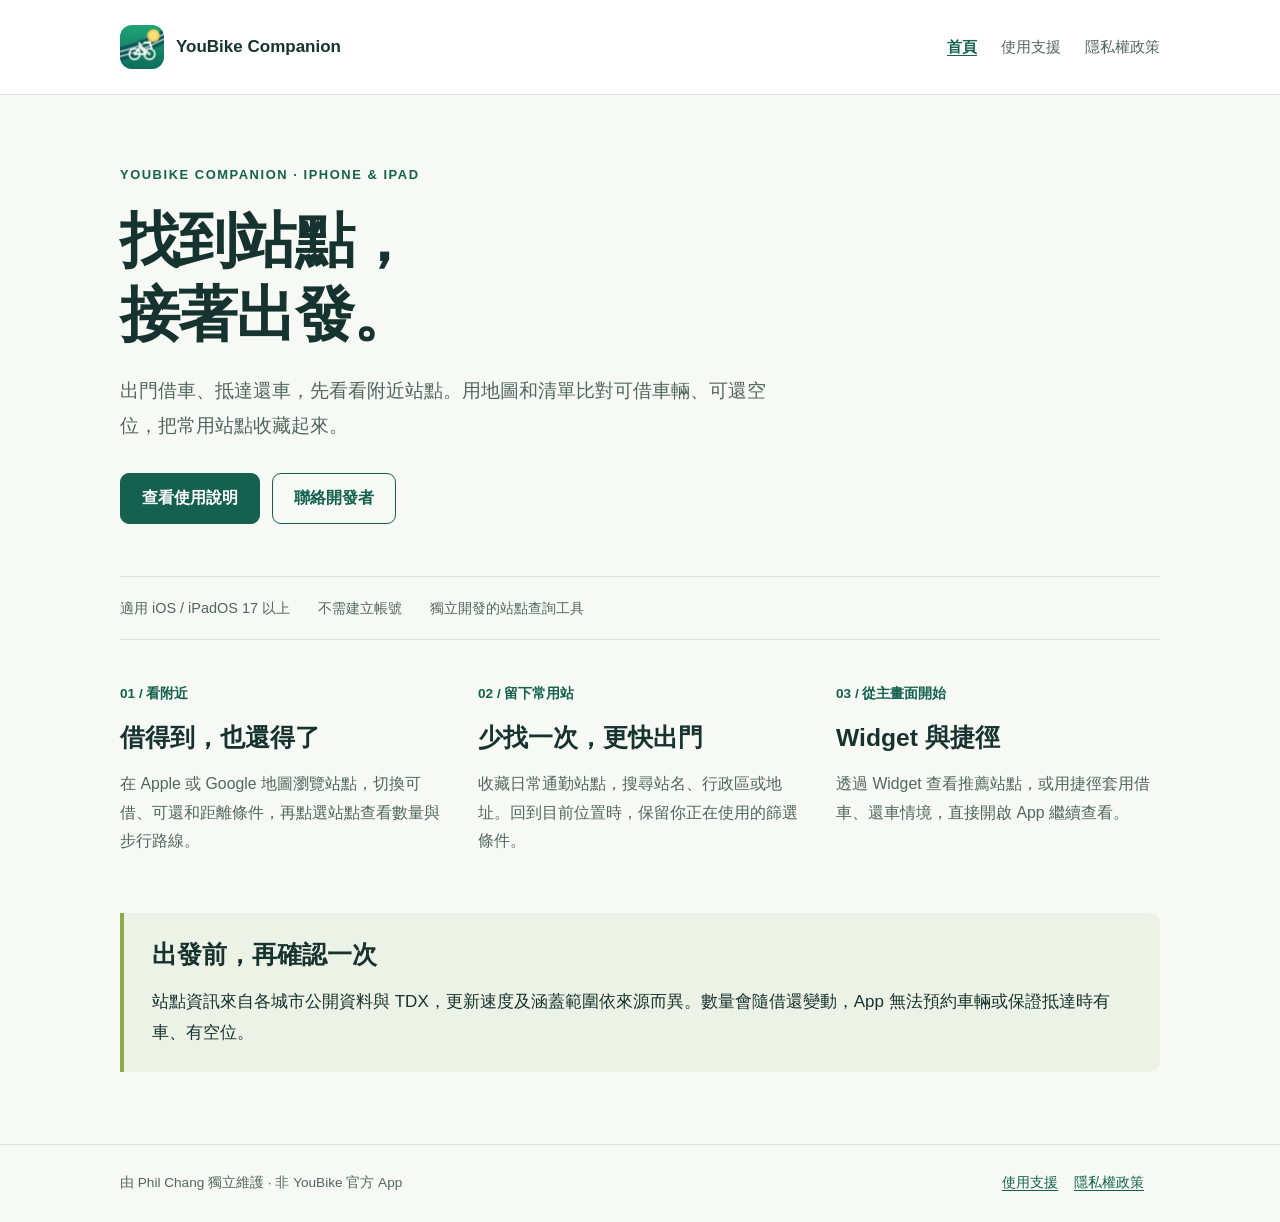
<file: index.html>
<!doctype html>
<html lang="zh-Hant">
<head>
  <meta charset="utf-8">
  <meta name="viewport" content="width=device-width, initial-scale=1">
  <meta name="description" content="YouBike Companion：查看附近可借、可還站點的 iPhone 與 iPad 工具。使用說明、問題回報與隱私權政策。">
  <title>YouBike Companion — 支援與使用說明</title>
  <link rel="icon" href="assets/app-icon.png">
  <link rel="stylesheet" href="styles.css">
</head>
<body>
  <a class="skip" href="#main">跳至主要內容</a>
  <header>
    <div class="wrap header-inner">
      <a class="brand" href="./"><img src="assets/app-icon.png" width="44" height="44" alt="">YouBike Companion</a>
      <nav aria-label="主要導覽"><a href="./" aria-current="page">首頁</a><a href="support.html">使用支援</a><a href="privacy.html">隱私權政策</a></nav>
    </div>
  </header>
  <main class="wrap" id="main">
    <section class="hero">
      <span class="eyebrow">YouBike Companion · iPhone &amp; iPad</span>
      <h1>找到站點，<br>接著出發。</h1>
      <p class="intro">出門借車、抵達還車，先看看附近站點。用地圖和清單比對可借車輛、可還空位，把常用站點收藏起來。</p>
      <div class="actions"><a class="button primary" href="support.html">查看使用說明</a><a class="button" href="mailto:irons7654321@gmail.com?subject=YouBike%20Companion%20Support">聯絡開發者</a></div>
    </section>
    <div class="facts"><span>適用 iOS / iPadOS 17 以上</span><span>不需建立帳號</span><span>獨立開發的站點查詢工具</span></div>
    <section class="columns" aria-label="主要功能">
      <article><span class="number">01 / 看附近</span><h2>借得到，也還得了</h2><p>在 Apple 或 Google 地圖瀏覽站點，切換可借、可還和距離條件，再點選站點查看數量與步行路線。</p></article>
      <article><span class="number">02 / 留下常用站</span><h2>少找一次，更快出門</h2><p>收藏日常通勤站點，搜尋站名、行政區或地址。回到目前位置時，保留你正在使用的篩選條件。</p></article>
      <article><span class="number">03 / 從主畫面開始</span><h2>Widget 與捷徑</h2><p>透過 Widget 查看推薦站點，或用捷徑套用借車、還車情境，直接開啟 App 繼續查看。</p></article>
    </section>
    <aside class="note"><h2>出發前，再確認一次</h2><p>站點資訊來自各城市公開資料與 TDX，更新速度及涵蓋範圍依來源而異。數量會隨借還變動，App 無法預約車輛或保證抵達時有車、有空位。</p></aside>
  </main>
  <footer><div class="wrap footer-inner"><span>由 Phil Chang 獨立維護 · 非 YouBike 官方 App</span><div><a href="support.html">使用支援</a><a href="privacy.html">隱私權政策</a></div></div></footer>
</body>
</html>
</file>
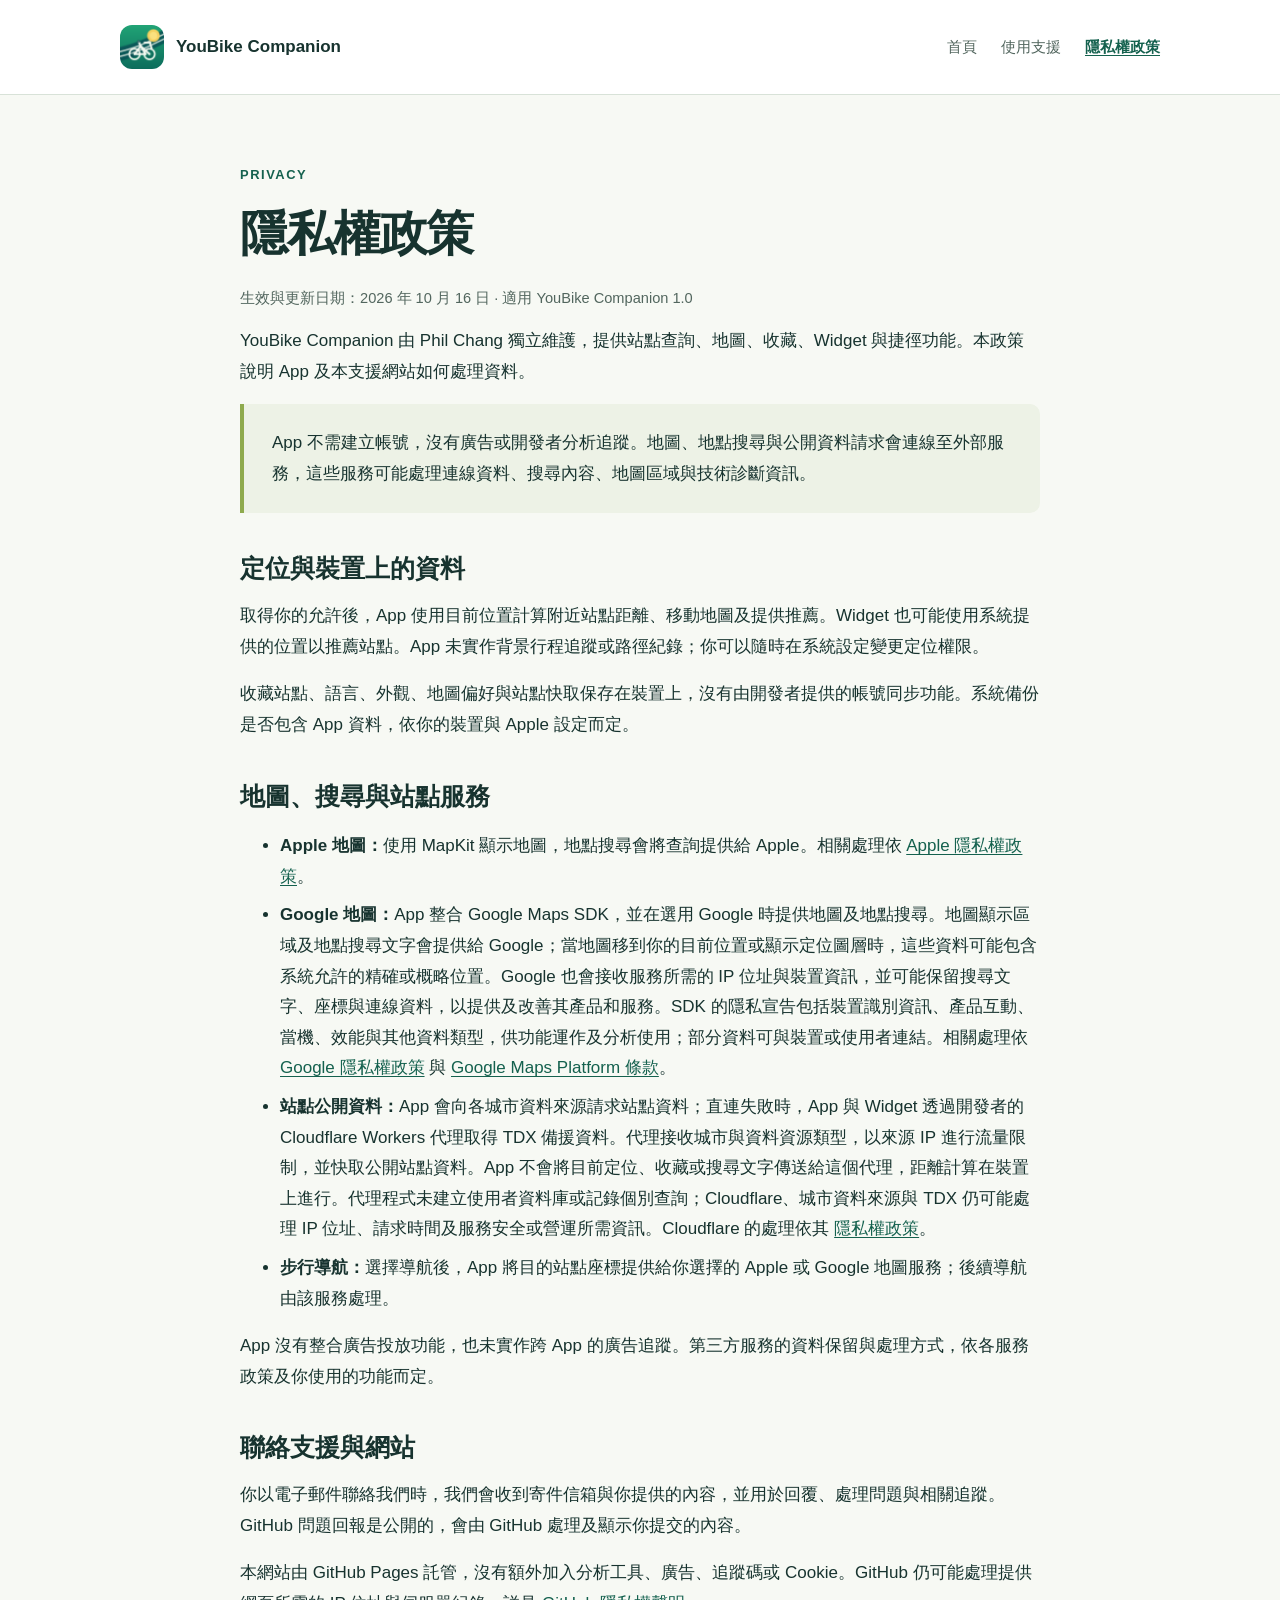
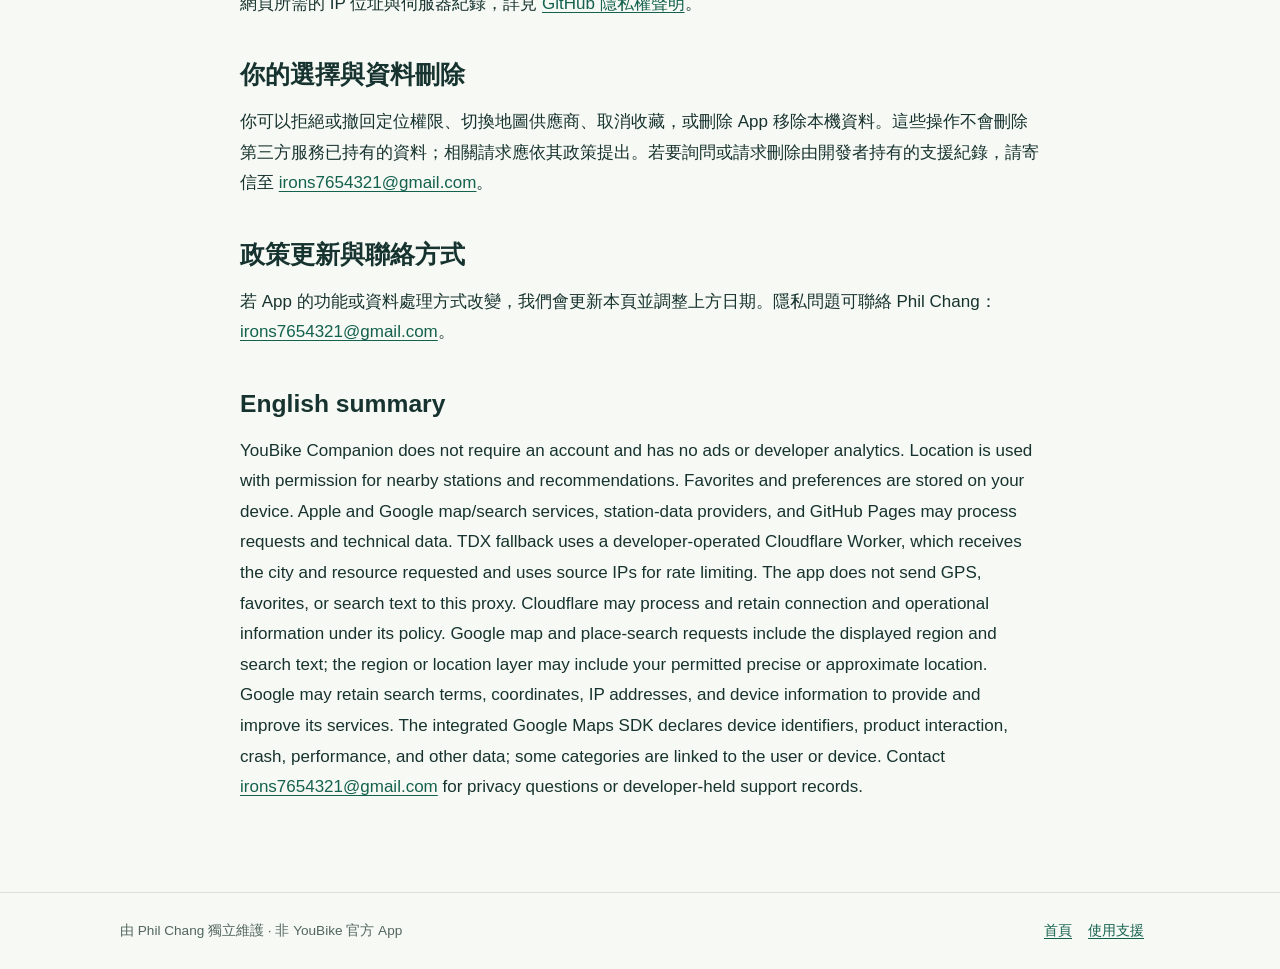
<file: privacy.html>
<!doctype html>
<html lang="zh-Hant">
<head>
  <meta charset="utf-8">
  <meta name="viewport" content="width=device-width, initial-scale=1">
  <meta name="description" content="YouBike Companion 隱私權政策：裝置上的定位、收藏與偏好設定，以及地圖、搜尋、站點資料和支援服務的資料處理。">
  <title>隱私權政策 — YouBike Companion</title>
  <link rel="icon" href="assets/app-icon.png">
  <link rel="stylesheet" href="styles.css">
</head>
<body>
  <a class="skip" href="#main">跳至主要內容</a>
  <header><div class="wrap header-inner"><a class="brand" href="./"><img src="assets/app-icon.png" width="44" height="44" alt="">YouBike Companion</a><nav aria-label="主要導覽"><a href="./">首頁</a><a href="support.html">使用支援</a><a href="privacy.html" aria-current="page">隱私權政策</a></nav></div></header>
  <main class="wrap article" id="main">
    <span class="eyebrow">Privacy</span>
    <h1>隱私權政策</h1>
    <p class="date">生效與更新日期：2026 年 10 月 16 日 · 適用 YouBike Companion 1.0</p>
    <p>YouBike Companion 由 Phil Chang 獨立維護，提供站點查詢、地圖、收藏、Widget 與捷徑功能。本政策說明 App 及本支援網站如何處理資料。</p>
    <aside class="note"><p>App 不需建立帳號，沒有廣告或開發者分析追蹤。地圖、地點搜尋與公開資料請求會連線至外部服務，這些服務可能處理連線資料、搜尋內容、地圖區域與技術診斷資訊。</p></aside>
    <section><h2>定位與裝置上的資料</h2><p>取得你的允許後，App 使用目前位置計算附近站點距離、移動地圖及提供推薦。Widget 也可能使用系統提供的位置以推薦站點。App 未實作背景行程追蹤或路徑紀錄；你可以隨時在系統設定變更定位權限。</p><p>收藏站點、語言、外觀、地圖偏好與站點快取保存在裝置上，沒有由開發者提供的帳號同步功能。系統備份是否包含 App 資料，依你的裝置與 Apple 設定而定。</p></section>
    <section><h2>地圖、搜尋與站點服務</h2><ul><li><strong>Apple 地圖：</strong>使用 MapKit 顯示地圖，地點搜尋會將查詢提供給 Apple。相關處理依 <a href="https://www.apple.com/legal/privacy/">Apple 隱私權政策</a>。</li><li><strong>Google 地圖：</strong>App 整合 Google Maps SDK，並在選用 Google 時提供地圖及地點搜尋。地圖顯示區域及地點搜尋文字會提供給 Google；當地圖移到你的目前位置或顯示定位圖層時，這些資料可能包含系統允許的精確或概略位置。Google 也會接收服務所需的 IP 位址與裝置資訊，並可能保留搜尋文字、座標與連線資料，以提供及改善其產品和服務。SDK 的隱私宣告包括裝置識別資訊、產品互動、當機、效能與其他資料類型，供功能運作及分析使用；部分資料可與裝置或使用者連結。相關處理依 <a href="https://policies.google.com/privacy">Google 隱私權政策</a> 與 <a href="https://cloud.google.com/maps-platform/terms">Google Maps Platform 條款</a>。</li><li><strong>站點公開資料：</strong>App 會向各城市資料來源請求站點資料；直連失敗時，App 與 Widget 透過開發者的 Cloudflare Workers 代理取得 TDX 備援資料。代理接收城市與資料資源類型，以來源 IP 進行流量限制，並快取公開站點資料。App 不會將目前定位、收藏或搜尋文字傳送給這個代理，距離計算在裝置上進行。代理程式未建立使用者資料庫或記錄個別查詢；Cloudflare、城市資料來源與 TDX 仍可能處理 IP 位址、請求時間及服務安全或營運所需資訊。Cloudflare 的處理依其 <a href="https://www.cloudflare.com/privacypolicy/">隱私權政策</a>。</li><li><strong>步行導航：</strong>選擇導航後，App 將目的站點座標提供給你選擇的 Apple 或 Google 地圖服務；後續導航由該服務處理。</li></ul><p>App 沒有整合廣告投放功能，也未實作跨 App 的廣告追蹤。第三方服務的資料保留與處理方式，依各服務政策及你使用的功能而定。</p></section>
    <section><h2>聯絡支援與網站</h2><p>你以電子郵件聯絡我們時，我們會收到寄件信箱與你提供的內容，並用於回覆、處理問題與相關追蹤。GitHub 問題回報是公開的，會由 GitHub 處理及顯示你提交的內容。</p><p>本網站由 GitHub Pages 託管，沒有額外加入分析工具、廣告、追蹤碼或 Cookie。GitHub 仍可能處理提供網頁所需的 IP 位址與伺服器紀錄，詳見 <a href="https://docs.github.com/en/site-policy/privacy-policies/github-general-privacy-statement">GitHub 隱私權聲明</a>。</p></section>
    <section><h2>你的選擇與資料刪除</h2><p>你可以拒絕或撤回定位權限、切換地圖供應商、取消收藏，或刪除 App 移除本機資料。這些操作不會刪除第三方服務已持有的資料；相關請求應依其政策提出。若要詢問或請求刪除由開發者持有的支援紀錄，請寄信至 <a href="mailto:irons7654321@gmail.com?subject=YouBike%20Companion%20Privacy">irons7654321@gmail.com</a>。</p></section>
    <section><h2>政策更新與聯絡方式</h2><p>若 App 的功能或資料處理方式改變，我們會更新本頁並調整上方日期。隱私問題可聯絡 Phil Chang：<a href="mailto:irons7654321@gmail.com?subject=YouBike%20Companion%20Privacy">irons7654321@gmail.com</a>。</p></section>
    <section lang="en"><h2>English summary</h2><p>YouBike Companion does not require an account and has no ads or developer analytics. Location is used with permission for nearby stations and recommendations. Favorites and preferences are stored on your device. Apple and Google map/search services, station-data providers, and GitHub Pages may process requests and technical data. TDX fallback uses a developer-operated Cloudflare Worker, which receives the city and resource requested and uses source IPs for rate limiting. The app does not send GPS, favorites, or search text to this proxy. Cloudflare may process and retain connection and operational information under its policy. Google map and place-search requests include the displayed region and search text; the region or location layer may include your permitted precise or approximate location. Google may retain search terms, coordinates, IP addresses, and device information to provide and improve its services. The integrated Google Maps SDK declares device identifiers, product interaction, crash, performance, and other data; some categories are linked to the user or device. Contact <a href="mailto:irons7654321@gmail.com?subject=YouBike%20Companion%20Privacy">irons7654321@gmail.com</a> for privacy questions or developer-held support records.</p></section>
  </main>
  <footer><div class="wrap footer-inner"><span>由 Phil Chang 獨立維護 · 非 YouBike 官方 App</span><div><a href="./">首頁</a><a href="support.html">使用支援</a></div></div></footer>
</body>
</html>
</file>
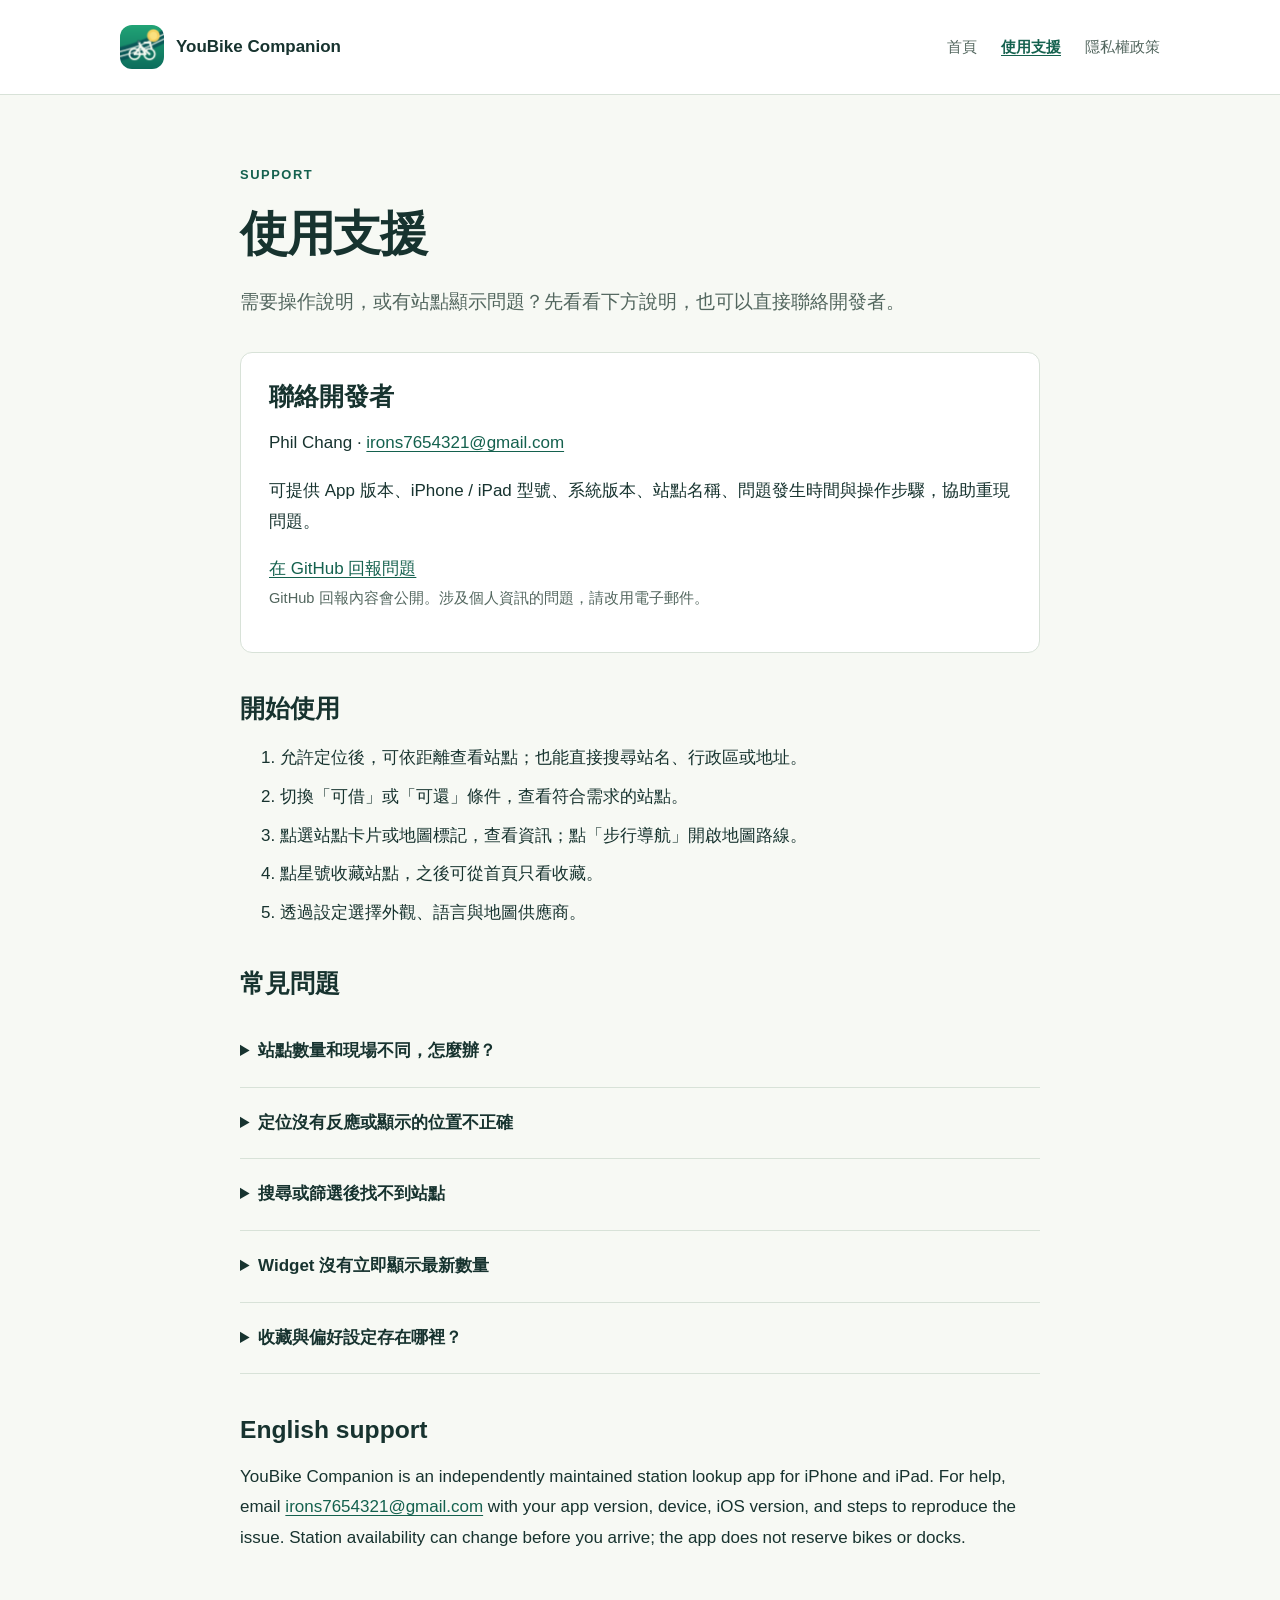
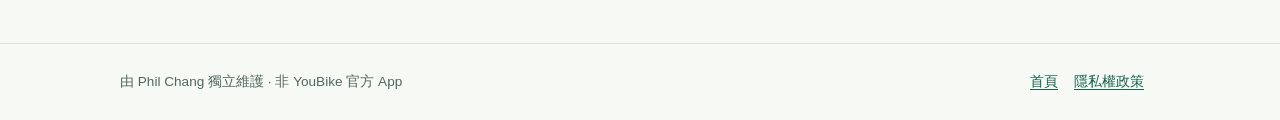
<file: support.html>
<!doctype html>
<html lang="zh-Hant">
<head>
  <meta charset="utf-8">
  <meta name="viewport" content="width=device-width, initial-scale=1">
  <meta name="description" content="YouBike Companion 使用說明、定位與站點問題排除、聯絡開發者及問題回報。">
  <title>使用支援 — YouBike Companion</title>
  <link rel="icon" href="assets/app-icon.png">
  <link rel="stylesheet" href="styles.css">
</head>
<body>
  <a class="skip" href="#main">跳至主要內容</a>
  <header><div class="wrap header-inner"><a class="brand" href="./"><img src="assets/app-icon.png" width="44" height="44" alt="">YouBike Companion</a><nav aria-label="主要導覽"><a href="./">首頁</a><a href="support.html" aria-current="page">使用支援</a><a href="privacy.html">隱私權政策</a></nav></div></header>
  <main class="wrap article" id="main">
    <span class="eyebrow">Support</span>
    <h1>使用支援</h1>
    <p class="intro">需要操作說明，或有站點顯示問題？先看看下方說明，也可以直接聯絡開發者。</p>
    <div class="contact"><h2>聯絡開發者</h2><p>Phil Chang · <a href="mailto:irons7654321@gmail.com?subject=YouBike%20Companion%20Support">irons7654321@gmail.com</a></p><p>可提供 App 版本、iPhone / iPad 型號、系統版本、站點名稱、問題發生時間與操作步驟，協助重現問題。</p><a href="https://github.com/irons163/youbike-companion-support/issues/new/choose">在 GitHub 回報問題</a><p class="date">GitHub 回報內容會公開。涉及個人資訊的問題，請改用電子郵件。</p></div>
    <section><h2>開始使用</h2><ol><li>允許定位後，可依距離查看站點；也能直接搜尋站名、行政區或地址。</li><li>切換「可借」或「可還」條件，查看符合需求的站點。</li><li>點選站點卡片或地圖標記，查看資訊；點「步行導航」開啟地圖路線。</li><li>點星號收藏站點，之後可從首頁只看收藏。</li><li>透過設定選擇外觀、語言與地圖供應商。</li></ol></section>
    <section><h2>常見問題</h2>
      <details><summary>站點數量和現場不同，怎麼辦？</summary><p>先點首頁的重新整理，並確認站點更新時間。公開資料可能有延遲，其他使用者也可能剛借還車；以現場車輛與車柱狀態為準。App 不提供預約服務。</p></details>
      <details><summary>定位沒有反應或顯示的位置不正確</summary><p>到系統「設定」→「隱私權與安全性」→「定位服務」查看 YouBike Companion 的權限，並確認定位服務已開啟。回到 App 點「回到我的位置」。未允許定位時仍可搜尋及瀏覽站點。</p></details>
      <details><summary>搜尋或篩選後找不到站點</summary><p>先清除搜尋文字或重設篩選，檢查距離限制和「只看收藏」是否開啟。拖曳離開搜尋結果時，可點「在此區域顯示站點」查看當地站點。</p></details>
      <details><summary>Widget 沒有立即顯示最新數量</summary><p>Widget 的更新由 iOS 排程，可能與 App 首頁不同步。點 Widget 開啟 App，並手動重新整理確認最新站況；也請確認 Widget 的情境設定。</p></details>
      <details><summary>收藏與偏好設定存在哪裡？</summary><p>收藏、語言、外觀與地圖選擇保存在裝置上的 App 儲存空間，目前沒有帳號同步功能。你可以在 App 取消收藏或變更設定；刪除 App 會移除本機 App 資料，系統備份另依你的設定處理。</p></details>
    </section>
    <section lang="en"><h2>English support</h2><p>YouBike Companion is an independently maintained station lookup app for iPhone and iPad. For help, email <a href="mailto:irons7654321@gmail.com?subject=YouBike%20Companion%20Support">irons7654321@gmail.com</a> with your app version, device, iOS version, and steps to reproduce the issue. Station availability can change before you arrive; the app does not reserve bikes or docks.</p></section>
  </main>
  <footer><div class="wrap footer-inner"><span>由 Phil Chang 獨立維護 · 非 YouBike 官方 App</span><div><a href="./">首頁</a><a href="privacy.html">隱私權政策</a></div></div></footer>
</body>
</html>
</file>
<file: styles.css>
:root {
  color-scheme: light;
  --ink: #17332f;
  --muted: #52665e;
  --paper: #f7f9f4;
  --green: #14614e;
  --line: #d8e2d8;
  font-family: -apple-system, BlinkMacSystemFont, "Segoe UI", "Noto Sans TC", sans-serif;
  font-size: 17px;
  line-height: 1.8;
}
* { box-sizing: border-box; }
body { margin: 0; color: var(--ink); background: var(--paper); }
a { color: var(--green); text-underline-offset: .2em; }
a:hover { text-decoration-thickness: 2px; }
a:focus-visible, summary:focus-visible { outline: 3px solid #a3bc35; outline-offset: 5px; }
.wrap { width: min(1040px, calc(100% - 40px)); margin-inline: auto; }
.skip { position: absolute; top: -100px; left: 20px; padding: 10px; background: #fff; }
.skip:focus { top: 8px; z-index: 5; }
header { border-bottom: 1px solid var(--line); background: #fff; }
.header-inner { min-height: 94px; display: flex; align-items: center; justify-content: space-between; gap: 22px; }
.brand { display: flex; align-items: center; gap: 12px; color: var(--ink); font-weight: 700; text-decoration: none; line-height: 1.3; }
.brand img { width: 44px; height: 44px; border-radius: 12px; }
nav { display: flex; flex-wrap: wrap; gap: 24px; font-size: .88rem; }
nav a { color: var(--muted); text-decoration: none; }
nav a[aria-current="page"] { color: var(--green); font-weight: 700; text-decoration: underline; }
main { padding-block: 64px 72px; }
.eyebrow { font-size: .76rem; font-weight: 700; letter-spacing: .12em; text-transform: uppercase; color: var(--green); }
h1 { margin: 14px 0 22px; font-size: clamp(2rem, 4.8vw, 3.5rem); line-height: 1.25; letter-spacing: -.03em; }
h2 { font-size: 1.45rem; line-height: 1.45; margin: 0 0 14px; }
h3 { font-size: 1.04rem; margin-bottom: 6px; }
p { margin-top: 0; }
.intro { max-width: 680px; font-size: 1.13rem; color: var(--muted); }
.hero { padding-bottom: 52px; }
.actions { display: flex; flex-wrap: wrap; gap: 12px; margin-top: 30px; }
.button { display: inline-block; padding: 10px 21px; border-radius: 9px; border: 1px solid var(--green); text-decoration: none; font-size: .93rem; font-weight: 650; }
.button.primary { background: var(--green); color: #fff; }
.button:hover { background: #e7efe5; }
.button.primary:hover { background: #0c4d3c; }
.facts { padding: 18px 0; border-block: 1px solid var(--line); display: flex; flex-wrap: wrap; gap: 10px 28px; color: var(--muted); font-size: .85rem; }
.columns { display: grid; grid-template-columns: repeat(3, 1fr); gap: 34px; padding-block: 42px; }
.columns p { color: var(--muted); font-size: .93rem; }
.number { display: block; color: var(--green); font-size: .8rem; font-weight: 700; margin-bottom: 14px; }
.note { background: #edf2e6; border-left: 4px solid #8eaa4d; padding: 24px 28px; border-radius: 0 10px 10px 0; }
.note p:last-child { margin-bottom: 0; }
.article { max-width: 800px; }
.article h1 { font-size: clamp(2rem, 4vw, 2.8rem); }
.article section { margin-top: 38px; }
.article li { margin-block: 8px; }
.date { color: var(--muted); font-size: .86rem; }
.contact { padding: 26px 28px; border: 1px solid var(--line); border-radius: 12px; background: #fff; margin-block: 32px; }
.contact a { overflow-wrap: anywhere; }
details { border-bottom: 1px solid var(--line); padding-block: 20px; }
summary { cursor: pointer; font-weight: 650; }
details p { margin: 14px 0 0; color: var(--muted); }
footer { border-top: 1px solid var(--line); padding-block: 26px; color: var(--muted); font-size: .8rem; }
.footer-inner { display: flex; flex-wrap: wrap; justify-content: space-between; gap: 12px; }
footer a { margin-right: 16px; }
@media (max-width: 640px) {
  .header-inner { align-items: flex-start; flex-direction: column; padding-block: 20px; gap: 18px; }
  nav { gap: 22px; }
  main { padding-block: 40px 48px; }
  .columns { grid-template-columns: 1fr; gap: 16px; padding-block: 30px; }
  .columns article { border-bottom: 1px solid var(--line); padding-bottom: 16px; }
  .hero { padding-bottom: 30px; }
  .contact, .note { padding: 20px; }
}
</file>
